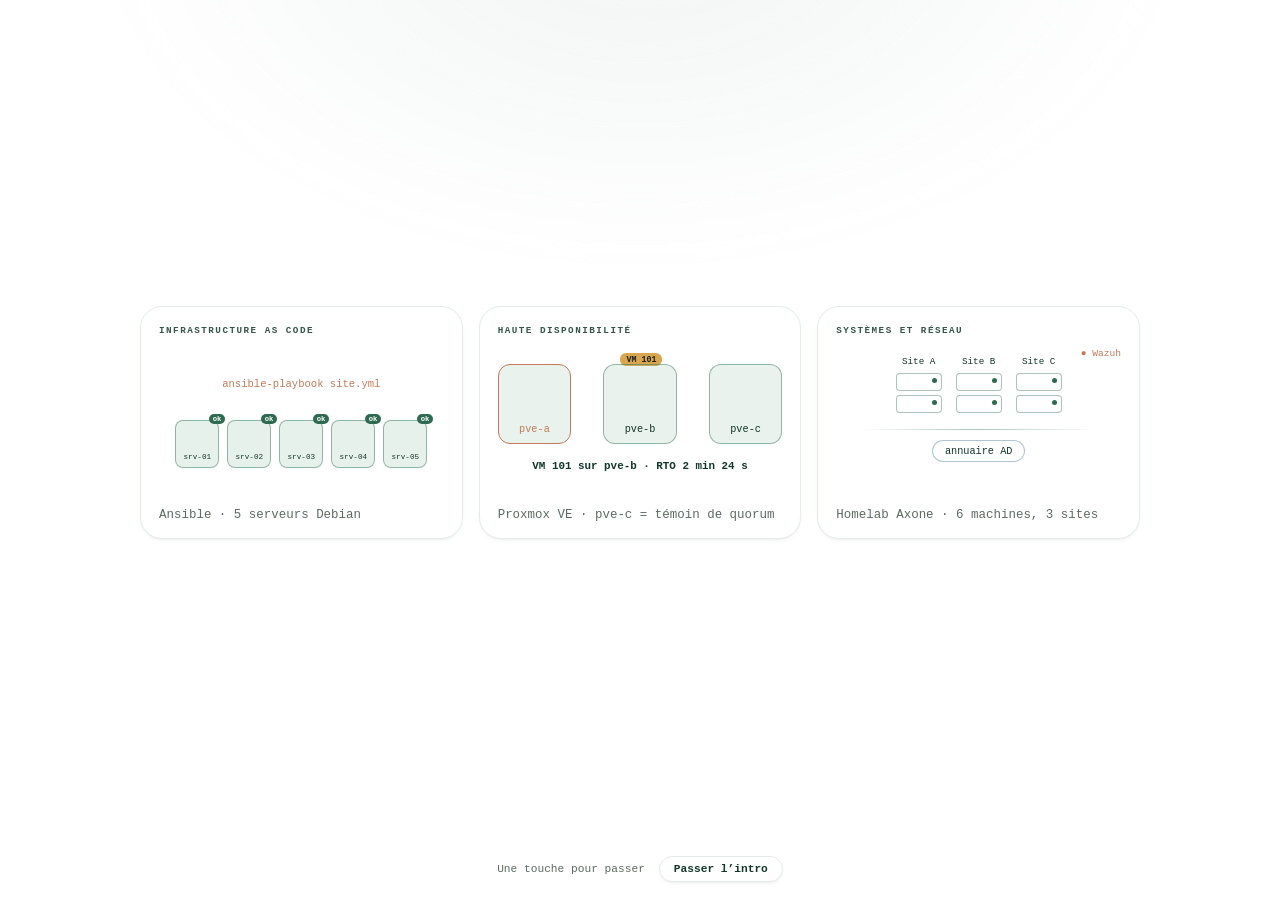
<file: index.html>
<!doctype html>
<html lang="fr">
  <head>
    <meta charset="utf-8" />
    <meta name="viewport" content="width=device-width, initial-scale=1" />
    <meta name="color-scheme" content="light" />
    <meta name="theme-color" content="#f1efe4" />
    <meta name="robots" content="noindex" />
    <title>Florent Vazeux — Intro</title>
    <link rel="stylesheet" href="intro.css" />
    <noscript>
      <meta http-equiv="refresh" content="0; url=index.html" />
    </noscript>
  </head>
  <body>
    <main class="intro" aria-label="Introduction animée">
      <!-- Scène 1 : les trois chantiers -->
      <section class="scene is-on" id="scene-bricks" aria-hidden="true">
        <div class="bricks">
          <article class="brick">
            <span class="brick__tag">Infrastructure as code</span>
            <div class="brick__stage ans">
              <div class="ans__play">ansible-playbook site.yml</div>
              <div class="ans__row">
                <span class="srv" style="--i:0">srv-01</span>
                <span class="srv" style="--i:1">srv-02</span>
                <span class="srv" style="--i:2">srv-03</span>
                <span class="srv" style="--i:3">srv-04</span>
                <span class="srv" style="--i:4">srv-05</span>
              </div>
            </div>
            <p class="brick__label">Ansible · 5 serveurs Debian</p>
          </article>

          <article class="brick">
            <span class="brick__tag">Haute disponibilité</span>
            <div class="brick__stage pve">
              <div class="pve__row">
                <div class="node node--fail" style="--i:0"><span>pve-a</span><i class="vm">VM 101</i></div>
                <div class="node" style="--i:1"><span>pve-b</span></div>
                <div class="node" style="--i:2">
                  <span>pve-c</span>
                </div>
              </div>
              <div class="pve__msg">
                <span class="m m1">quorum 3/3 ✓</span>
                <span class="m m2">pve-a hors ligne · quorum 2/3 ✓</span>
                <span class="m m3">VM 101 sur pve-b · RTO 2 min 24 s</span>
              </div>
            </div>
            <p class="brick__label">Proxmox VE · pve-c = témoin de quorum</p>
          </article>

          <article class="brick">
            <span class="brick__tag">Systèmes et réseau</span>
            <div class="brick__stage axo">
              <div class="axo__sites">
                <div class="site" style="--i:0"><span>Site A</span><div><i></i><i></i></div></div>
                <div class="site" style="--i:1"><span>Site B</span><div><i></i><i></i></div></div>
                <div class="site" style="--i:2"><span>Site C</span><div><i></i><i></i></div></div>
              </div>
              <div class="axo__line"></div>
              <div class="axo__ad">annuaire AD</div>
              <div class="axo__wazuh">● Wazuh</div>
            </div>
            <p class="brick__label">Homelab Axone · 6 machines, 3 sites</p>
          </article>
        </div>
      </section>

      <!-- Scène 2 : console Linux, courte -->
    </main>

    <div class="foot">
      <p>Une touche pour passer</p>
      <button type="button" class="skip">Passer l’intro</button>
    </div>

    <script src="intro.js"></script>
  </body>
</html>
</file>
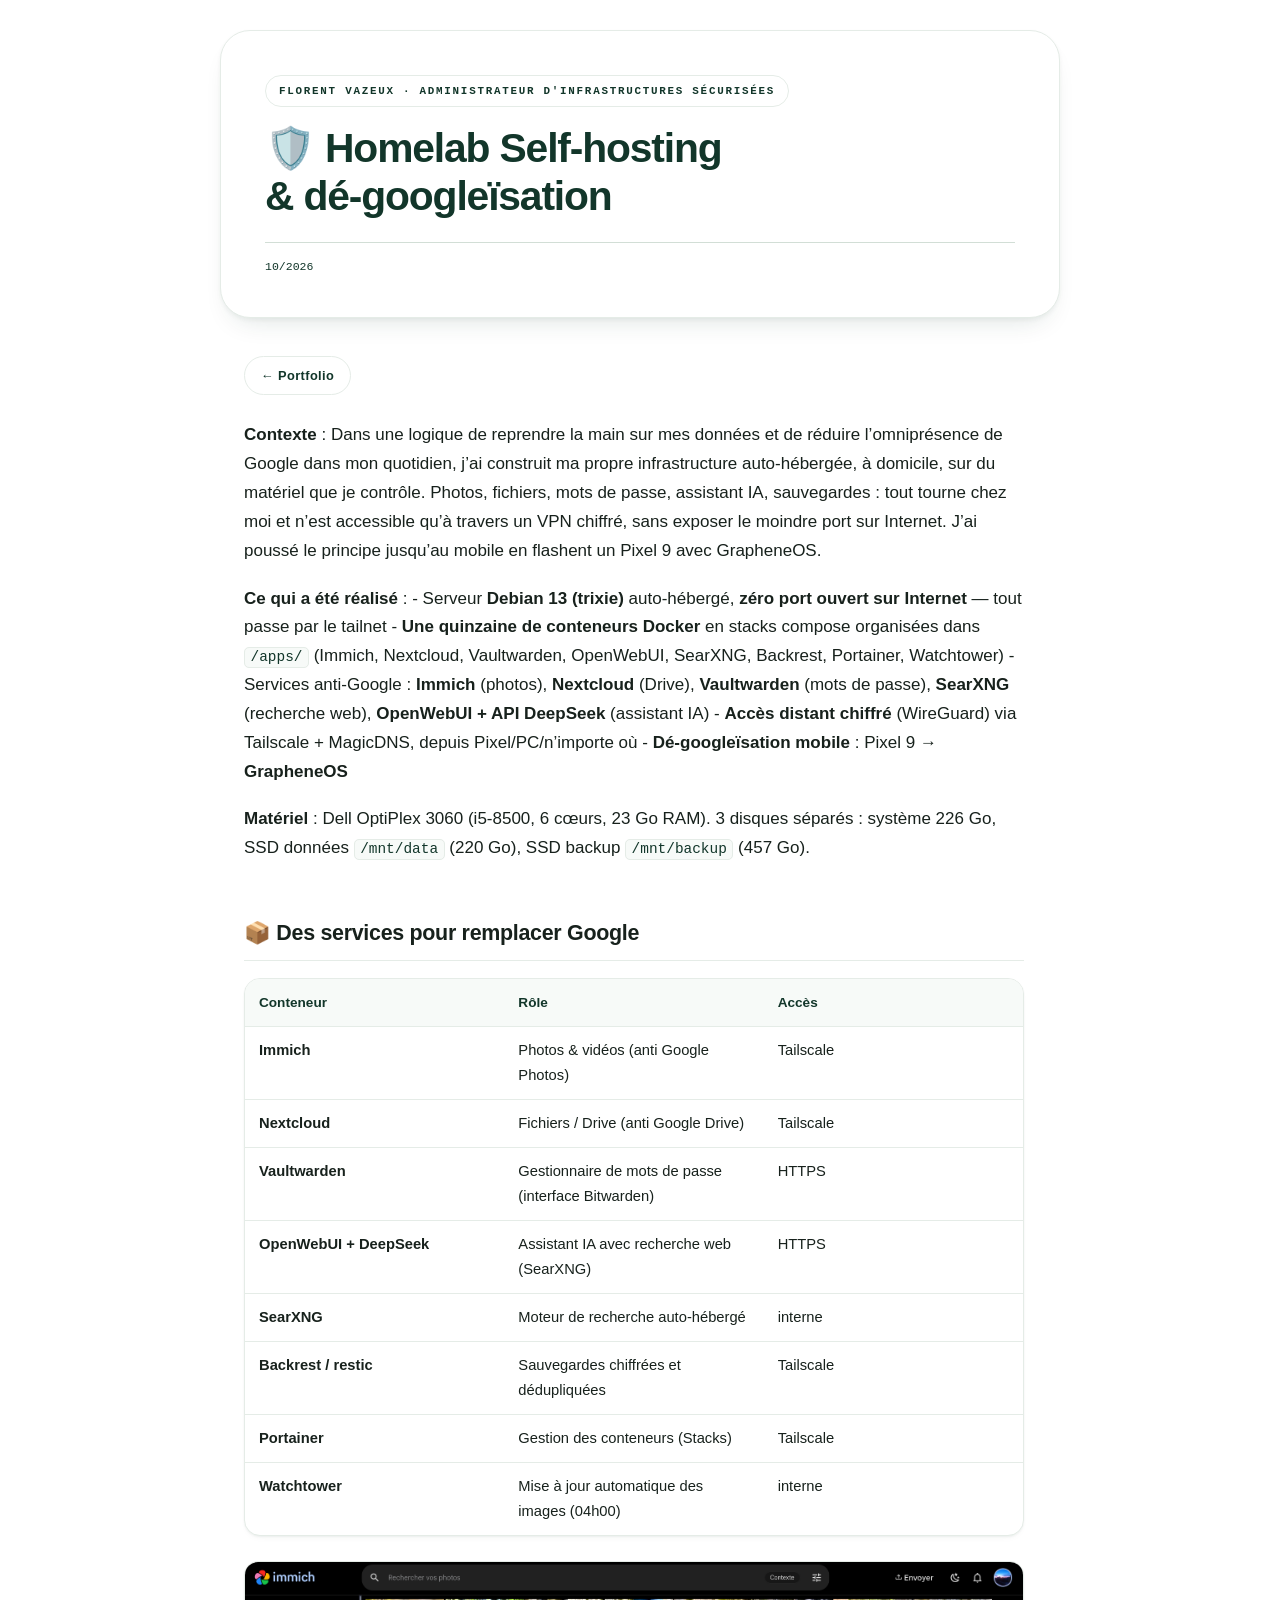
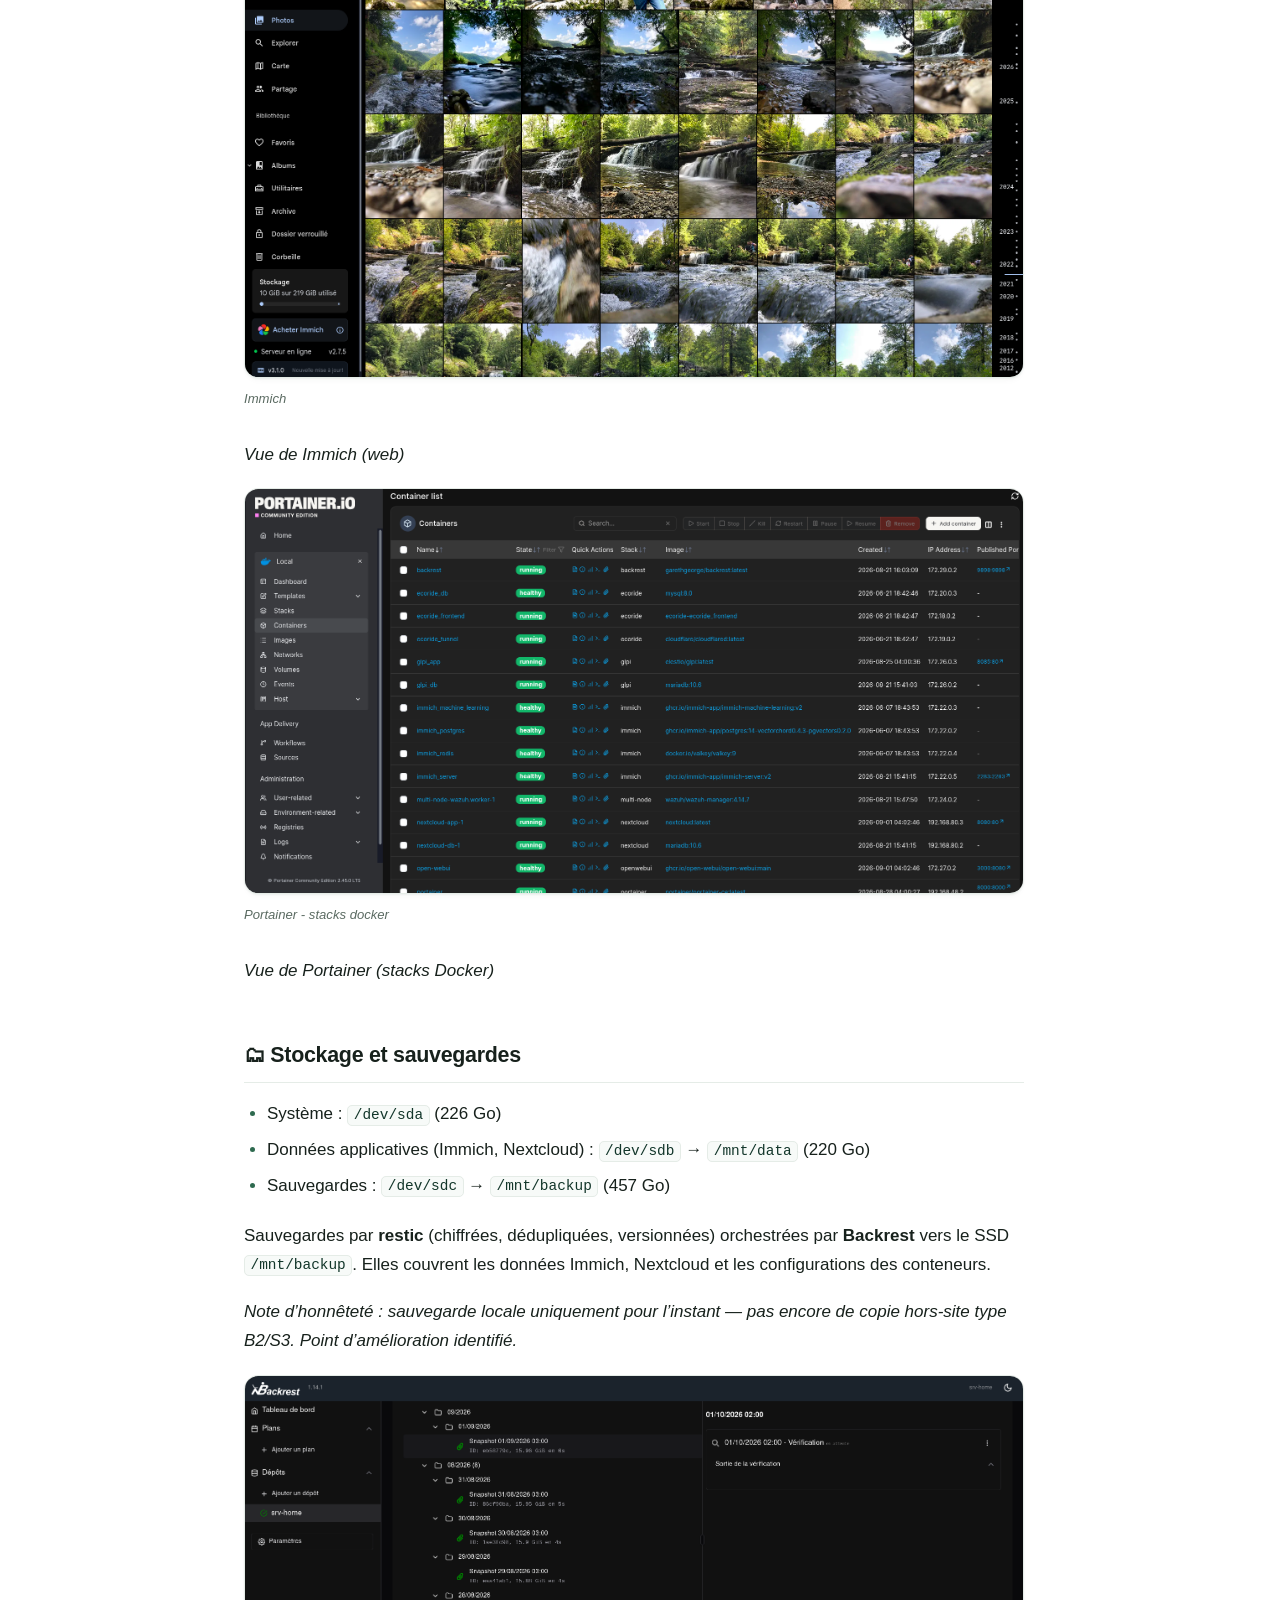
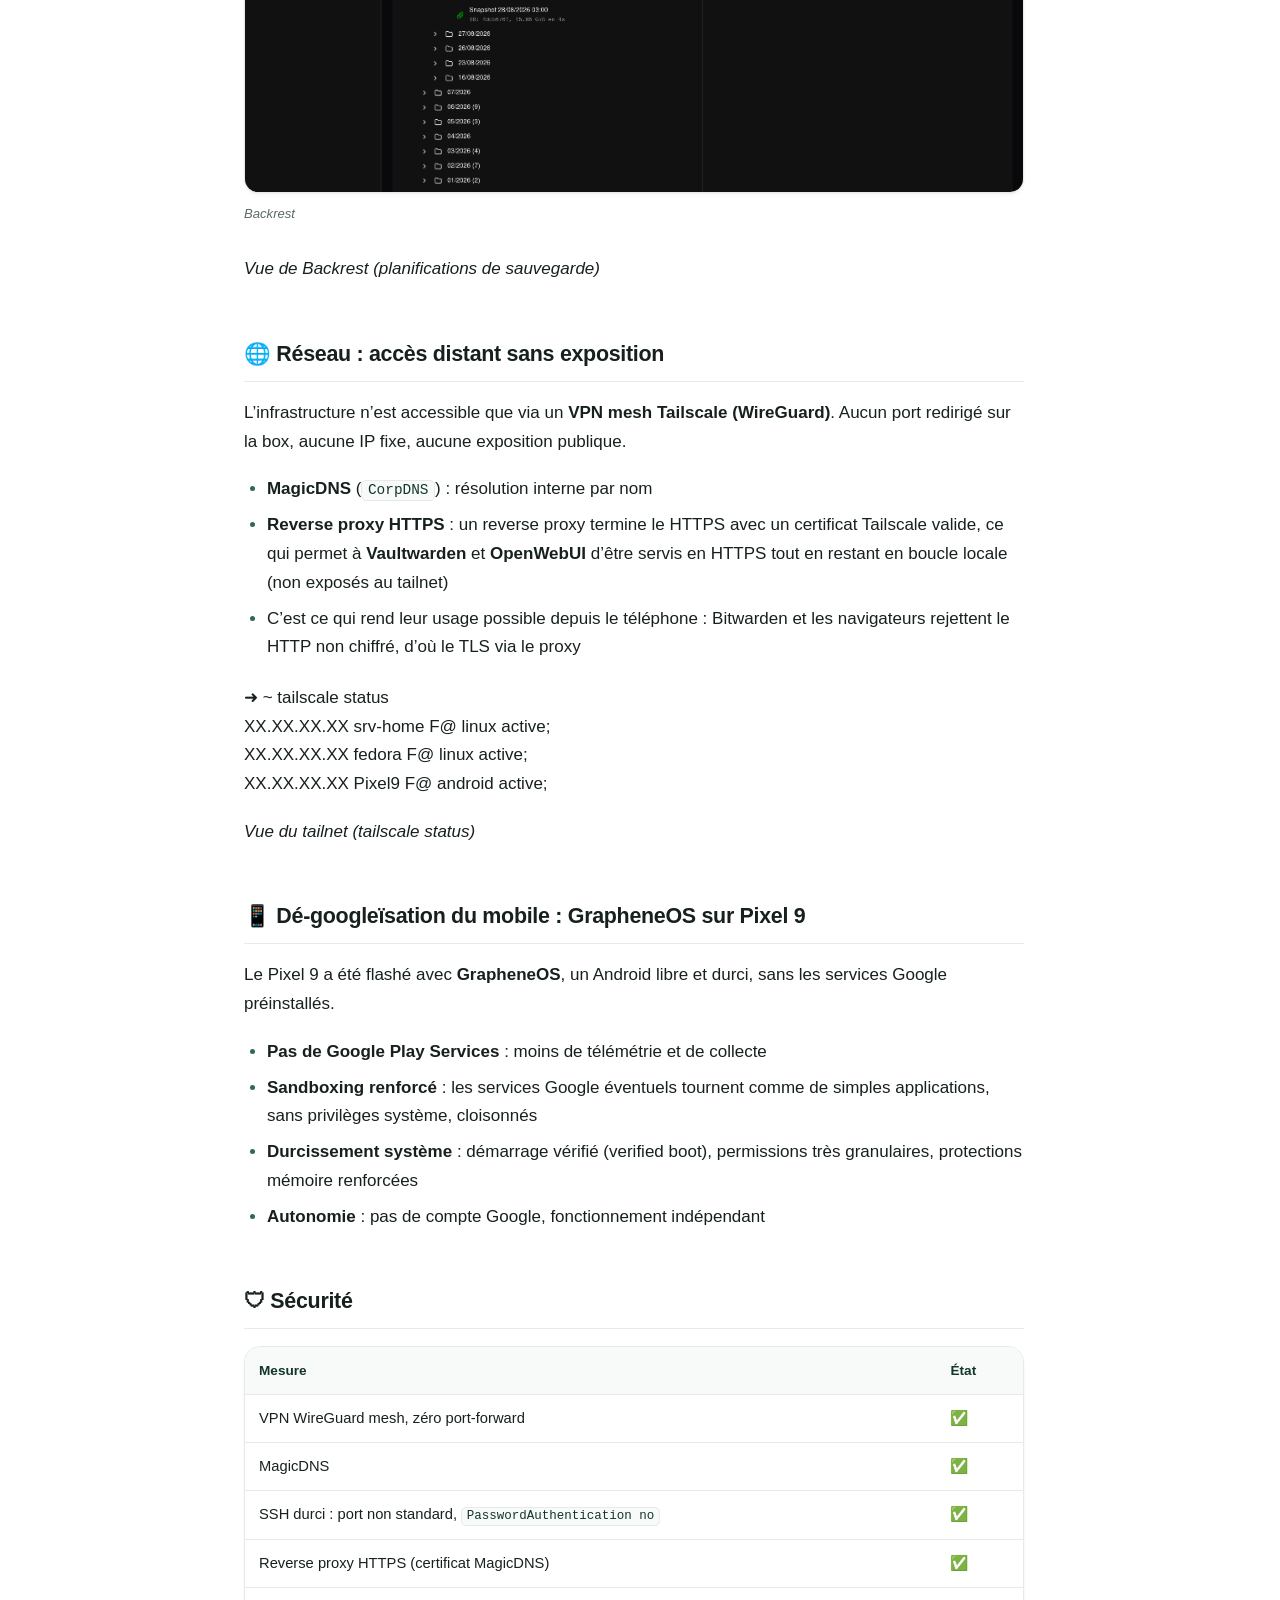
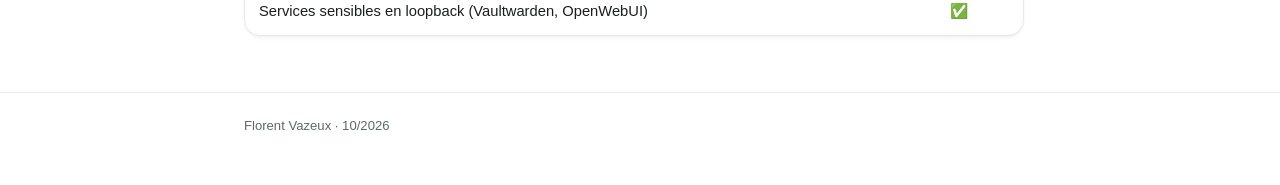
<file: projects/self-hosting/index.html>
<!DOCTYPE html>
<html lang="fr">
<head>
<meta charset="utf-8">
<meta name="viewport" content="width=device-width, initial-scale=1">
<title>🛡️ Homelab Self-hosting &amp; dé-googleïsation</title>
<link rel="stylesheet" href="../../style.css">
</head>
<body>
<header class="masthead">
  <div class="wrap">
    <p class="eyebrow">Florent Vazeux &middot; Administrateur d'infrastructures sécurisées</p>
    <h1>🛡️ Homelab Self-hosting &amp; dé-googleïsation</h1>
    <p class="stamp">10/2026</p>
  </div>
</header>
<main class="wrap">
<a class="back" href="../../index.html">&larr; Portfolio</a>
<article>
<p><strong>Contexte</strong> : Dans une logique de reprendre la main sur
mes données et de réduire l’omniprésence de Google dans mon quotidien,
j’ai construit ma propre infrastructure auto-hébergée, à domicile, sur
du matériel que je contrôle. Photos, fichiers, mots de passe, assistant
IA, sauvegardes : tout tourne chez moi et n’est accessible qu’à travers
un VPN chiffré, sans exposer le moindre port sur Internet. J’ai poussé
le principe jusqu’au mobile en flashent un Pixel 9 avec GrapheneOS.</p>
<p><strong>Ce qui a été réalisé</strong> : - Serveur <strong>Debian 13
(trixie)</strong> auto-hébergé, <strong>zéro port ouvert sur
Internet</strong> — tout passe par le tailnet - <strong>Une quinzaine de
conteneurs Docker</strong> en stacks compose organisées dans
<code>/apps/</code> (Immich, Nextcloud, Vaultwarden, OpenWebUI, SearXNG,
Backrest, Portainer, Watchtower) - Services anti-Google :
<strong>Immich</strong> (photos), <strong>Nextcloud</strong> (Drive),
<strong>Vaultwarden</strong> (mots de passe), <strong>SearXNG</strong>
(recherche web), <strong>OpenWebUI + API DeepSeek</strong> (assistant
IA) - <strong>Accès distant chiffré</strong> (WireGuard) via Tailscale +
MagicDNS, depuis Pixel/PC/n’importe où - <strong>Dé-googleïsation
mobile</strong> : Pixel 9 → <strong>GrapheneOS</strong></p>
<p><strong>Matériel</strong> : Dell OptiPlex 3060 (i5-8500, 6 cœurs, 23
Go RAM). 3 disques séparés : système 226 Go, SSD données
<code>/mnt/data</code> (220 Go), SSD backup <code>/mnt/backup</code>
(457 Go).</p>
<h2 id="des-services-pour-remplacer-google">📦 Des services pour
remplacer Google</h2>
<table>
<colgroup>
<col style="width: 33%" />
<col style="width: 33%" />
<col style="width: 33%" />
</colgroup>
<thead>
<tr>
<th>Conteneur</th>
<th>Rôle</th>
<th>Accès</th>
</tr>
</thead>
<tbody>
<tr>
<td><strong>Immich</strong></td>
<td>Photos &amp; vidéos (anti Google Photos)</td>
<td>Tailscale</td>
</tr>
<tr>
<td><strong>Nextcloud</strong></td>
<td>Fichiers / Drive (anti Google Drive)</td>
<td>Tailscale</td>
</tr>
<tr>
<td><strong>Vaultwarden</strong></td>
<td>Gestionnaire de mots de passe (interface Bitwarden)</td>
<td>HTTPS</td>
</tr>
<tr>
<td><strong>OpenWebUI + DeepSeek</strong></td>
<td>Assistant IA avec recherche web (SearXNG)</td>
<td>HTTPS</td>
</tr>
<tr>
<td><strong>SearXNG</strong></td>
<td>Moteur de recherche auto-hébergé</td>
<td>interne</td>
</tr>
<tr>
<td><strong>Backrest / restic</strong></td>
<td>Sauvegardes chiffrées et dédupliquées</td>
<td>Tailscale</td>
</tr>
<tr>
<td><strong>Portainer</strong></td>
<td>Gestion des conteneurs (Stacks)</td>
<td>Tailscale</td>
</tr>
<tr>
<td><strong>Watchtower</strong></td>
<td>Mise à jour automatique des images (04h00)</td>
<td>interne</td>
</tr>
</tbody>
</table>
<figure>
<img src="./immich.png" alt="Immich" />
<figcaption aria-hidden="true">Immich</figcaption>
</figure>
<p><em>Vue de Immich (web)</em></p>
<figure>
<img src="./portainer.png" alt="Portainer - stacks docker" />
<figcaption aria-hidden="true">Portainer - stacks docker</figcaption>
</figure>
<p><em>Vue de Portainer (stacks Docker)</em></p>
<h2 id="stockage-et-sauvegardes">🗂 Stockage et sauvegardes</h2>
<ul>
<li>Système : <code>/dev/sda</code> (226 Go)</li>
<li>Données applicatives (Immich, Nextcloud) : <code>/dev/sdb</code> →
<code>/mnt/data</code> (220 Go)</li>
<li>Sauvegardes : <code>/dev/sdc</code> → <code>/mnt/backup</code> (457
Go)</li>
</ul>
<p>Sauvegardes par <strong>restic</strong> (chiffrées, dédupliquées,
versionnées) orchestrées par <strong>Backrest</strong> vers le SSD
<code>/mnt/backup</code>. Elles couvrent les données Immich, Nextcloud
et les configurations des conteneurs.</p>
<p><em>Note d’honnêteté : sauvegarde locale uniquement pour l’instant —
pas encore de copie hors-site type B2/S3. Point d’amélioration
identifié.</em></p>
<figure>
<img src="./backrest.png" alt="Backrest" />
<figcaption aria-hidden="true">Backrest</figcaption>
</figure>
<p><em>Vue de Backrest (planifications de sauvegarde)</em></p>
<h2 id="réseau-accès-distant-sans-exposition">🌐 Réseau : accès distant
sans exposition</h2>
<p>L’infrastructure n’est accessible que via un <strong>VPN mesh
Tailscale (WireGuard)</strong>. Aucun port redirigé sur la box, aucune
IP fixe, aucune exposition publique.</p>
<ul>
<li><strong>MagicDNS</strong> (<code>CorpDNS</code>) : résolution
interne par nom</li>
<li><strong>Reverse proxy HTTPS</strong> : un reverse proxy termine le
HTTPS avec un certificat Tailscale valide, ce qui permet à
<strong>Vaultwarden</strong> et <strong>OpenWebUI</strong> d’être servis
en HTTPS tout en restant en boucle locale (non exposés au tailnet)</li>
<li>C’est ce qui rend leur usage possible depuis le téléphone :
Bitwarden et les navigateurs rejettent le HTTP non chiffré, d’où le TLS
via le proxy</li>
</ul>
<p>➜ ~ tailscale status<br />
XX.XX.XX.XX srv-home F@ linux active;<br />
XX.XX.XX.XX fedora F@ linux active;<br />
XX.XX.XX.XX Pixel9 F@ android active;</p>
<p><em>Vue du tailnet (tailscale status)</em></p>
<h2 id="dé-googleïsation-du-mobile-grapheneos-sur-pixel-9">📱
Dé-googleïsation du mobile : GrapheneOS sur Pixel 9</h2>
<p>Le Pixel 9 a été flashé avec <strong>GrapheneOS</strong>, un Android
libre et durci, sans les services Google préinstallés.</p>
<ul>
<li><strong>Pas de Google Play Services</strong> : moins de télémétrie
et de collecte</li>
<li><strong>Sandboxing renforcé</strong> : les services Google éventuels
tournent comme de simples applications, sans privilèges système,
cloisonnés</li>
<li><strong>Durcissement système</strong> : démarrage vérifié (verified
boot), permissions très granulaires, protections mémoire renforcées</li>
<li><strong>Autonomie</strong> : pas de compte Google, fonctionnement
indépendant</li>
</ul>
<h2 id="sécurité">🛡 Sécurité</h2>
<table>
<thead>
<tr>
<th>Mesure</th>
<th>État</th>
</tr>
</thead>
<tbody>
<tr>
<td>VPN WireGuard mesh, zéro port-forward</td>
<td>✅</td>
</tr>
<tr>
<td>MagicDNS</td>
<td>✅</td>
</tr>
<tr>
<td>SSH durci : port non standard,
<code>PasswordAuthentication no</code></td>
<td>✅</td>
</tr>
<tr>
<td>Reverse proxy HTTPS (certificat MagicDNS)</td>
<td>✅</td>
</tr>
<tr>
<td>Services sensibles en loopback (Vaultwarden, OpenWebUI)</td>
<td>✅</td>
</tr>
</tbody>
</table>
</article>
</main>
<footer><div class="wrap"><p>Florent Vazeux &middot; 10/2026</p></div></footer>
</body>
</html>
</file>
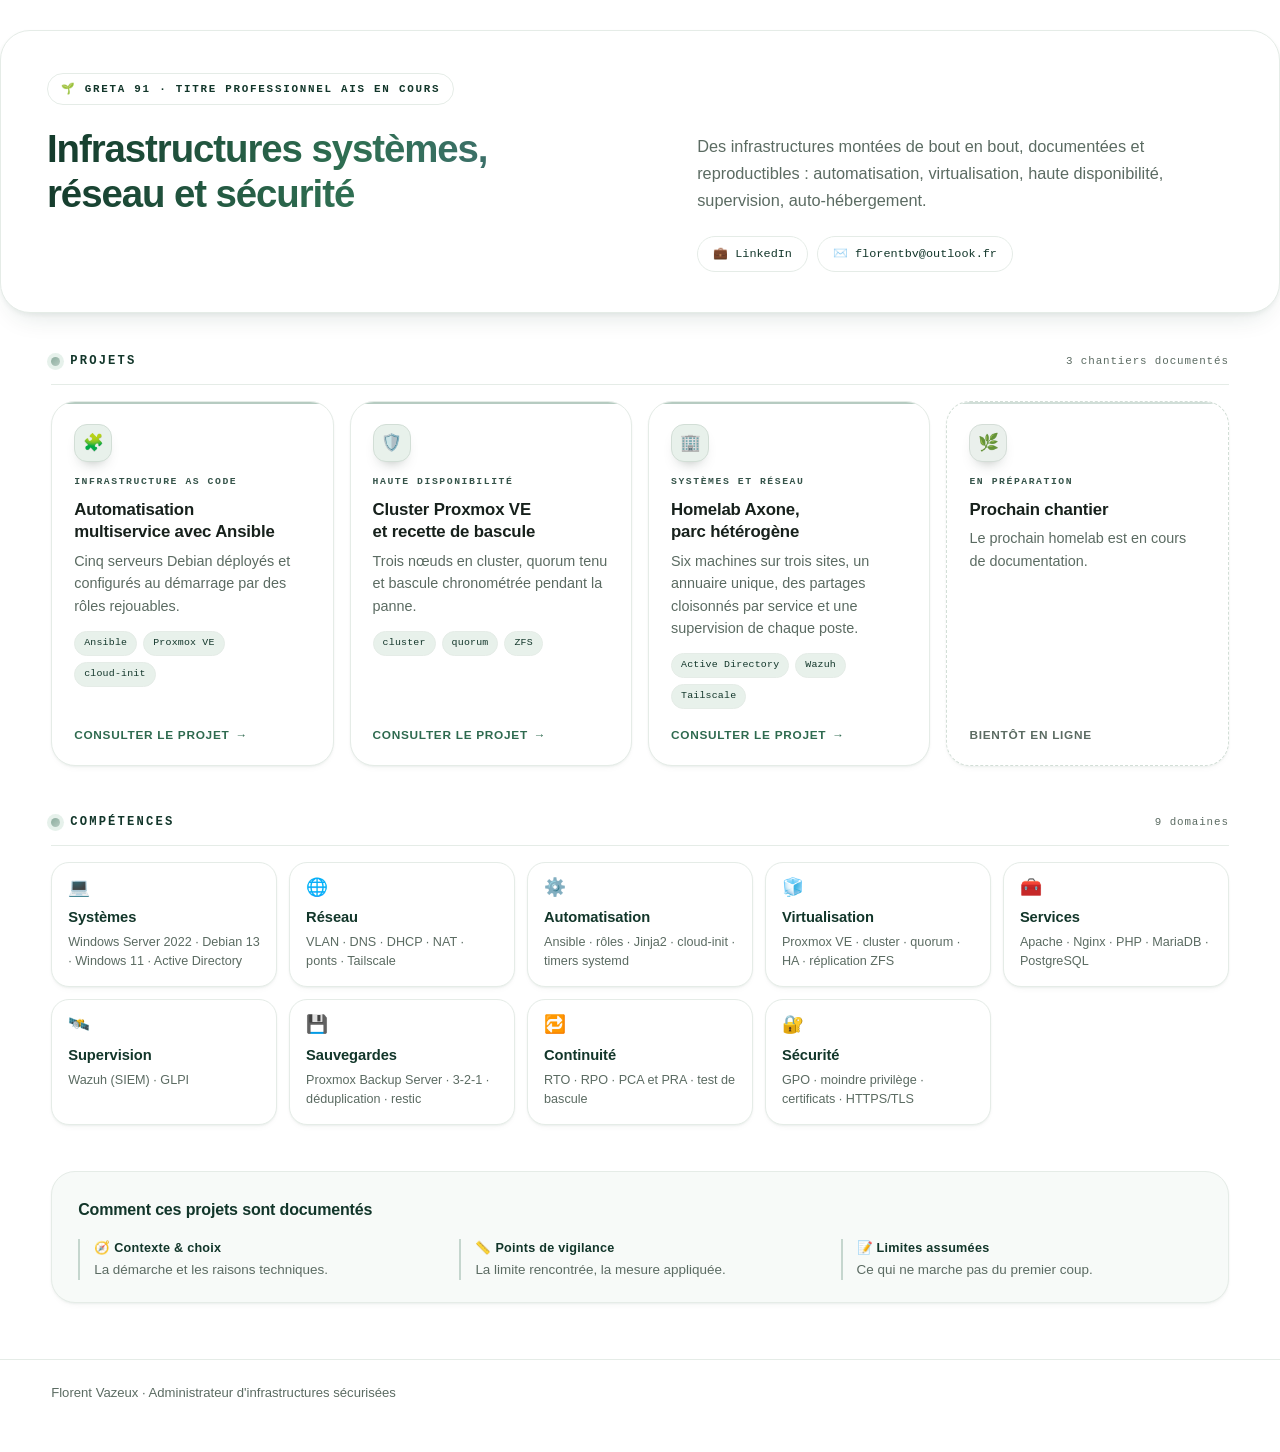
<file: portfolio.html>
<!doctype html>
<html lang="fr">
  <head>
    <meta charset="utf-8" />
    <meta name="viewport" content="width=device-width, initial-scale=1" />
    <meta name="color-scheme" content="light" />
    <meta name="theme-color" content="#f1efe4" />
    <meta
      name="description"
      content="Portfolio de Florent Vazeux, administrateur d'infrastructures sécurisées : Ansible, Proxmox VE, haute disponibilité, supervision et auto-hébergement."
    />
    <title>Florent Vazeux — Administrateur d'infrastructures sécurisées</title>
    <link rel="stylesheet" href="style.css" />
  </head>
  <body class="home">
    <a class="skip" href="#contenu">Aller au contenu</a>

    <header class="masthead">
      <div class="wrap">
        <p class="eyebrow">
          <span aria-hidden="true">🌱</span>
          GRETA 91 &middot; Titre professionnel AIS en cours
        </p>
        <h1>Infrastructures systèmes, réseau et sécurité</h1>
        <p class="lede">
          Des infrastructures montées de bout en bout, documentées et
          reproductibles&nbsp;: automatisation, virtualisation, haute
          disponibilité, supervision, auto-hébergement.
        </p>
        <div class="contact">
          <a href="https://www.linkedin.com/in/flo-vz04/">
            <span aria-hidden="true">💼</span> LinkedIn
          </a>
          <a href="mailto:florentbv@outlook.fr">
            <span aria-hidden="true">✉️</span> florentbv@outlook.fr
          </a>
        </div>
      </div>
    </header>

    <main class="wrap" id="contenu">
      <div class="sec-head">
        <h2 class="sec-title">Projets</h2>
        <p class="sec-hint">3 chantiers documentés</p>
      </div>

      <div class="grid">
        <a
          class="card"
          href="https://flo466.github.io/Full-Project-Ansible/">
          <span class="card__icon" aria-hidden="true">🧩</span>
          <span class="card__tag">Infrastructure as code</span>
          <h3>Automatisation multiservice avec Ansible</h3>
          <p>
            Cinq serveurs Debian déployés et configurés au démarrage par des
            rôles rejouables.
          </p>
          <div class="pills">
            <span class="pill">Ansible</span>
            <span class="pill">Proxmox VE</span>
            <span class="pill">cloud-init</span>
          </div>
          <span class="card__foot">
            Consulter le projet <span aria-hidden="true">→</span>
          </span>
        </a>

        <a
          class="card"
          href="https://flo466.github.io/santelia-iac/">
          <span class="card__icon" aria-hidden="true">🛡️</span>
          <span class="card__tag">Haute disponibilité</span>
          <h3>Cluster Proxmox VE et recette de bascule</h3>
          <p>
            Trois nœuds en cluster, quorum tenu et bascule chronométrée pendant
            la panne.
          </p>
          <div class="pills">
            <span class="pill">cluster</span>
            <span class="pill">quorum</span>
            <span class="pill">ZFS</span>
          </div>
          <span class="card__foot">
            Consulter le projet <span aria-hidden="true">→</span>
          </span>
        </a>

        <a
          class="card"
          href="https://flo466.github.io/axone/">
          <span class="card__icon" aria-hidden="true">🏢</span>
          <span class="card__tag">Systèmes et réseau</span>
          <h3>Homelab Axone, parc hétérogène</h3>
          <p>
            Six machines sur trois sites, un annuaire unique, des partages
            cloisonnés par service et une supervision de chaque poste.
          </p>
          <div class="pills">
            <span class="pill">Active Directory</span>
            <span class="pill">Wazuh</span>
            <span class="pill">Tailscale</span>
          </div>
          <span class="card__foot">
            Consulter le projet <span aria-hidden="true">→</span>
          </span>
        </a>

        <div class="card card--soon">
          <span class="card__icon" aria-hidden="true">🌿</span>
          <span class="card__tag">En préparation</span>
          <h3>Prochain chantier</h3>
          <p>Le prochain homelab est en cours de documentation.</p>
          <span class="card__foot">Bientôt en ligne</span>
        </div>
      </div>

      <section class="skills" aria-labelledby="skills-title">
        <div class="sec-head">
          <h2 class="sec-title" id="skills-title">Compétences</h2>
          <p class="sec-hint">9 domaines</p>
        </div>
        <ul class="skills__grid">
          <li class="skill">
            <span class="skill__icon" aria-hidden="true">💻</span>
            <h3>Systèmes</h3>
            <p>
              Windows Server 2022 &middot; Debian 13 &middot; Windows 11 &middot; Active Directory
            </p>
          </li>
          <li class="skill">
            <span class="skill__icon" aria-hidden="true">🌐</span>
            <h3>Réseau</h3>
            <p>
              VLAN &middot; DNS &middot; DHCP &middot; NAT &middot; ponts &middot; Tailscale
            </p>
          </li>
          <li class="skill">
            <span class="skill__icon" aria-hidden="true">⚙️</span>
            <h3>Automatisation</h3>
            <p>
              Ansible &middot; rôles &middot; Jinja2 &middot; cloud-init &middot; timers systemd
            </p>
          </li>
          <li class="skill">
            <span class="skill__icon" aria-hidden="true">🧊</span>
            <h3>Virtualisation</h3>
            <p>
              Proxmox VE &middot; cluster &middot; quorum &middot; HA &middot; réplication ZFS
            </p>
          </li>
          <li class="skill">
            <span class="skill__icon" aria-hidden="true">🧰</span>
            <h3>Services</h3>
            <p>
              Apache &middot; Nginx &middot; PHP &middot; MariaDB &middot; PostgreSQL
            </p>
          </li>
          <li class="skill">
            <span class="skill__icon" aria-hidden="true">🛰️</span>
            <h3>Supervision</h3>
            <p>
              Wazuh (SIEM) &middot; GLPI
            </p>
          </li>
          <li class="skill">
            <span class="skill__icon" aria-hidden="true">💾</span>
            <h3>Sauvegardes</h3>
            <p>
              Proxmox Backup Server &middot; 3-2-1 &middot; déduplication &middot; restic
            </p>
          </li>
          <li class="skill">
            <span class="skill__icon" aria-hidden="true">🔁</span>
            <h3>Continuité</h3>
            <p>
              RTO &middot; RPO &middot; PCA et PRA &middot; test de bascule
            </p>
          </li>
          <li class="skill">
            <span class="skill__icon" aria-hidden="true">🔐</span>
            <h3>Sécurité</h3>
            <p>
              GPO &middot; moindre privilège &middot; certificats &middot; HTTPS/TLS
            </p>
          </li>
        </ul>
      </section>

      <section class="note" aria-labelledby="note-title">
        <h2 id="note-title">Comment ces projets sont documentés</h2>
        <ul class="note__list">
          <li>
            <strong>🧭 Contexte &amp; choix</strong>
            La démarche et les raisons techniques.
          </li>
          <li>
            <strong>📏 Points de vigilance</strong>
            La limite rencontrée, la mesure appliquée.
          </li>
          <li>
            <strong>📝 Limites assumées</strong>
            Ce qui ne marche pas du premier coup.
          </li>
        </ul>
      </section>
    </main>

    <footer>
      <div class="wrap">
        <p>
          Florent Vazeux &middot; Administrateur d'infrastructures sécurisées
        </p>
      </div>
    </footer>
  </body>
</html>
</file>
<file: intro.css>
:root {
  /* palette claire : blanc, verts, un seul halo pour la profondeur */
  --bg: #ffffff;
  --paper: #ffffff;
  --wash: #f7faf8;
  --white: #ffffff;
  --ink: #17211c;
  --ink-2: #5b6b62;
  --green: #2e6a4f;
  --green-ink: #12362a;
  /* accents conserves pour les animations : ils portent du sens */
  --clay: #c07a5a;
  --ochre: #d9a54e;
  /* verts dilues la ou le decor suffit */
  --sage: rgba(46, 106, 79, 0.55);
  --sky: rgba(46, 106, 79, 0.4);
  --line: #e5ece7;
  --line-2: #d2ded6;
  /* plus de verre : du blanc plein */
  --glass: #ffffff;
  --glass-line: #e5ece7;
  --shadow-s: 0 1px 2px rgba(18, 54, 42, 0.05), 0 4px 10px -6px rgba(18, 54, 42, 0.1);
  --shadow-m: 0 2px 4px rgba(18, 54, 42, 0.05), 0 18px 36px -18px rgba(18, 54, 42, 0.18);
  --mono: ui-monospace, SFMono-Regular, "SF Mono", Menlo, Consolas,
    "Liberation Mono", monospace;
}

* {
  box-sizing: border-box;
}

html,
body {
  margin: 0;
  height: 100%;
  background: var(--paper);
  color: var(--ink);
  font-family: var(--mono);
  overflow: hidden;
  -webkit-font-smoothing: antialiased;
}

/* un seul halo vert, tres dilue : donne de la profondeur sans couleur parasite */
body::before {
  content: "";
  position: fixed;
  inset: 0;
  pointer-events: none;
  background-image: radial-gradient(
    62% 58% at 50% -10%,
    rgba(46, 106, 79, 0.07),
    transparent 70%
  );
  background-repeat: no-repeat;
}

.intro {
  position: fixed;
  inset: 0;
}

/* scènes superposées, fondu croisé */
.scene {
  position: absolute;
  inset: 0;
  display: flex;
  align-items: center;
  justify-content: center;
  padding: 24px 24px 80px;
  opacity: 0;
  transition: opacity 0.6s ease;
}
.scene.is-on {
  opacity: 1;
}

/* ============ scène 1 : trois briques de verre ============ */
.bricks {
  display: grid;
  grid-template-columns: repeat(3, minmax(0, 1fr));
  gap: 16px;
  width: min(1000px, 100%);
}

.brick {
  position: relative;
  padding: 18px 18px 16px;
  border-radius: 22px;
  background: var(--glass);
  border: 1px solid var(--glass-line);
  box-shadow: var(--shadow-s);
  animation: rise 0.6s ease both;
}
.brick:nth-child(2) {
  animation-delay: 0.6s;
}
.brick:nth-child(3) {
  animation-delay: 1.1s;
}

.brick__tag {
  display: block;
  font-size: 0.58rem;
  font-weight: 700;
  letter-spacing: 0.16em;
  text-transform: uppercase;
  color: var(--green-ink);
  opacity: 0.85;
}
.brick__stage {
  position: relative;
  height: 150px;
  display: flex;
  flex-direction: column;
  justify-content: center;
  margin: 12px 0 10px;
}
.brick__label {
  margin: 0;
  font-size: 0.78rem;
  color: var(--ink-2);
}

/* Ansible */
.ans__play {
  text-align: center;
  font-size: 0.66rem;
  color: var(--clay);
  opacity: 0;
  animation: fade 0.5s 0.6s both;
}
.ans__row {
  display: flex;
  justify-content: center;
  gap: 8px;
  margin-top: 30px;
}
.srv {
  position: relative;
  width: 44px;
  height: 48px;
  display: grid;
  place-items: end center;
  padding-bottom: 6px;
  border: 1px solid rgba(46, 106, 79, 0.45);
  border-radius: 8px;
  background: rgba(143, 191, 162, 0.22);
  font-size: 0.48rem;
  color: var(--green-ink);
  animation: pop 0.4s calc(1s + var(--i) * 0.22s) both;
}
.srv::after {
  content: "ok";
  position: absolute;
  top: -7px;
  right: -7px;
  padding: 1px 4px;
  border-radius: 999px;
  background: var(--green);
  color: var(--white);
  font-size: 0.45rem;
  font-weight: 700;
  opacity: 0;
  animation: fade 0.3s calc(1.3s + var(--i) * 0.22s) both;
}

/* Proxmox */
.pve__row {
  display: flex;
  justify-content: center;
  gap: 32px;
}
.node {
  position: relative;
  width: 80px;
  height: 80px;
  display: flex;
  align-items: flex-end;
  justify-content: center;
  padding-bottom: 8px;
  border: 1px solid rgba(46, 106, 79, 0.45);
  border-radius: 12px;
  background: rgba(143, 191, 162, 0.2);
  font-size: 0.64rem;
  color: var(--green-ink);
  animation: pop 0.4s calc(var(--i) * 0.2s) both;
}
.node--fail {
  animation:
    pop 0.4s calc(var(--i) * 0.2s) both,
    down 0.5s 2.4s both;
}
.vm {
  position: absolute;
  z-index: 2;
  top: -12px;
  left: 50%;
  margin-left: -26px;
  padding: 2px 6px;
  border-radius: 6px;
  background: var(--ochre);
  color: var(--ink);
  font-style: normal;
  font-size: 0.52rem;
  font-weight: 700;
  white-space: nowrap;
}
.node--fail .vm {
  animation: move 1s 3.2s ease-in-out both;
}

.pve__msg {
  position: relative;
  height: 22px;
  margin-top: 16px;
  text-align: center;
  font-size: 0.68rem;
}
.m {
  position: absolute;
  inset: 0;
  opacity: 0;
}
.m1 {
  color: var(--green);
  animation: flash 2s 0.5s both;
}
.m2 {
  color: var(--clay);
  animation: flash 1.4s 2.6s both;
}
.m3 {
  color: var(--green-ink);
  font-weight: 700;
  animation: appear 0.4s 4.2s both;
}

/* Axone */
.axo {
  justify-content: flex-start;
  padding-top: 8px;
}
.axo__sites {
  display: flex;
  justify-content: center;
  gap: 14px;
}
.site {
  display: flex;
  flex-direction: column;
  align-items: center;
  gap: 6px;
  font-size: 0.58rem;
  color: var(--green-ink);
  opacity: 0;
  animation: pop 0.4s calc(0.7s + var(--i) * 0.2s) both;
}
.site > div {
  display: flex;
  flex-direction: column;
  gap: 4px;
}
.site i {
  position: relative;
  display: block;
  width: 46px;
  height: 18px;
  border: 1px solid rgba(46, 106, 79, 0.4);
  border-radius: 4px;
  background: var(--bg);
}
.site i::after {
  content: "";
  position: absolute;
  top: 4px;
  right: 4px;
  width: 5px;
  height: 5px;
  border-radius: 50%;
  background: var(--green);
}
.axo__line {
  width: 82%;
  height: 1px;
  margin: 16px auto 0;
  background: linear-gradient(90deg, transparent, var(--sky), transparent);
  transform: scaleX(0);
  animation: grow 0.5s 1.4s both;
}
.axo__ad {
  width: max-content;
  margin: 10px auto 0;
  padding: 4px 12px;
  border: 1px solid rgba(122, 159, 181, 0.6);
  border-radius: 999px;
  background: var(--bg);
  font-size: 0.64rem;
  color: var(--green-ink);
  opacity: 0;
  animation: pop 0.4s 1.8s both;
}
.axo__wazuh {
  position: absolute;
  top: 0;
  right: 0;
  font-size: 0.6rem;
  color: var(--clay);
  opacity: 0;
  animation: fade 0.4s 2.4s both;
}

/* ============ scène 2 : console, courte ============ */
.term {
  width: min(680px, 100%);
  border-radius: 20px;
  overflow: hidden;
  background: var(--white);
  border: 1px solid var(--glass-line);
  box-shadow: var(--shadow-m);
}
.term__bar {
  display: flex;
  align-items: center;
  gap: 7px;
  padding: 11px 16px;
  border-bottom: 1px solid var(--line);
  font-size: 0.7rem;
  color: var(--ink-2);
}
.term__bar i {
  width: 10px;
  height: 10px;
  border-radius: 50%;
  display: inline-block;
  background: var(--sage);
  opacity: 0.8;
}
.term__bar i:nth-child(2) {
  background: var(--ochre);
}
.term__bar i:nth-child(3) {
  background: var(--clay);
}
.term__bar span {
  margin-left: 8px;
}
.term__body {
  height: min(300px, 50vh);
  padding: 16px 20px;
  overflow: hidden;
  font-size: 0.84rem;
  line-height: 1.6;
}
.l {
  margin: 0;
  white-space: pre-wrap;
  word-break: break-word;
}
.ps {
  color: var(--green);
  font-weight: 700;
}
.cmd {
  color: var(--ink);
}
.out {
  color: var(--ink-2);
}
.ok {
  color: var(--green);
}
.cursor {
  display: inline-block;
  width: 0.6em;
  height: 1.1em;
  margin-left: 2px;
  vertical-align: -0.2em;
  background: var(--green);
  animation: blink 1s steps(1) infinite;
}

/* ============ pied : indice et bouton ============ */
.foot {
  position: fixed;
  left: 0;
  right: 0;
  bottom: 18px;
  z-index: 5;
  display: flex;
  justify-content: center;
  align-items: center;
  gap: 14px;
  font-size: 0.7rem;
  color: var(--ink-2);
}
.foot p {
  margin: 0;
}
.skip {
  font: inherit;
  font-weight: 700;
  color: var(--green-ink);
  background: var(--glass);
  border: 1px solid var(--glass-line);
  border-radius: 999px;
  padding: 6px 14px;
  box-shadow: var(--shadow-s);
  cursor: pointer;
}
.skip:hover {
  border-color: var(--green);
}
.skip:focus-visible {
  outline: 2px solid var(--green);
  outline-offset: 3px;
}

/* ============ images clés ============ */
@keyframes rise {
  from {
    opacity: 0;
    transform: translateY(14px);
  }
  to {
    opacity: 1;
    transform: none;
  }
}
@keyframes pop {
  from {
    opacity: 0;
    transform: scale(0.6);
  }
  to {
    opacity: 1;
    transform: none;
  }
}
@keyframes fade {
  to {
    opacity: 1;
  }
}
@keyframes appear {
  from {
    opacity: 0;
  }
  to {
    opacity: 1;
  }
}
@keyframes flash {
  0% {
    opacity: 0;
  }
  15%,
  75% {
    opacity: 1;
  }
  100% {
    opacity: 0;
  }
}
@keyframes move {
  to {
    transform: translateX(112px);
  }
}
@keyframes down {
  to {
    border-color: var(--clay);
    color: var(--clay);
  }
}
@keyframes grow {
  from {
    transform: scaleX(0);
  }
  to {
    transform: scaleX(1);
  }
}
@keyframes blink {
  50% {
    opacity: 0;
  }
}

/* ============ mobile : une brique à la fois ============ */
@media (max-width: 760px) {
  .bricks {
    grid-template-columns: 1fr;
    gap: 12px;
  }
  .brick__stage {
    height: 130px;
  }
  .brick:nth-child(n + 2) {
    display: none;
  }
  .scene {
    padding: 16px 16px 80px;
  }
  .term__body {
    height: min(240px, 46vh);
    font-size: 0.74rem;
  }
}

/* ============ mouvement réduit ============ */
@media (prefers-reduced-motion: reduce) {
  *,
  *::before,
  *::after {
    animation: none !important;
    transition: none !important;
  }
}

/* ============ mobile : les trois briques défilent ============ */
@media (max-width: 760px) {
  /* on annule le masquage pose plus haut */
  .brick:nth-child(n + 2) {
    display: block;
  }
  .bricks {
    grid-template-columns: 1fr;
    gap: 0;
  }
  /* une seule cellule : les trois briques se superposent */
  .brick {
    grid-area: 1 / 1;
    animation: brique 5.1s linear both;
  }
  .brick:nth-child(1) { animation-delay: 0s; }
  .brick:nth-child(2) { animation-delay: 1.7s; }
  .brick:nth-child(3) { animation-delay: 3.4s; }

  /* chaque brique est complète dès son apparition */
  .ans__play,
  .srv,
  .srv::after,
  .node,
  .node--fail,
  .node--fail .vm,
  .site,
  .axo__line,
  .axo__ad,
  .axo__wazuh,
  .m3 {
    animation: none !important;
    opacity: 1;
    transform: none;
  }
  /* trois messages Proxmox superposés : on garde le verdict final */
  .m1,
  .m2 {
    display: none;
  }
}

@keyframes brique {
  0%   { opacity: 0; transform: translateY(10px); }
  10%  { opacity: 1; transform: none; }
  28%  { opacity: 1; transform: none; }
  33%  { opacity: 0; transform: translateY(-6px); }
  100% { opacity: 0; transform: translateY(-6px); }
}

/* mobile : la VM apparaît déjà sur pve-b, animations internes coupées */
@media (max-width: 760px) {
  .node--fail .vm {
    transform: translateX(112px);
  }
}
</file>
<file: style.css>
:root {
  /* ---------- palette claire : blanc, verts, ombres portees ---------- */
  --bg: #ffffff; /* fond de page */
  --paper: #ffffff; /* alias : le fond est blanc partout */
  --wash: #f7faf8; /* vert tres pale : encadres, en-tetes de tableau */
  --white: #ffffff;
  --ink: #17211c; /* texte principal */
  --ink-2: #5b6b62; /* texte secondaire */
  --green: #2e6a4f; /* feuille : liens, accents */
  --green-ink: #12362a; /* foret : titres et labels */
  --green-soft: #e8f1eb; /* vert delave : pastilles, puces */

  /* les surfaces : plus de verre, du blanc plein */
  --glass: #ffffff;
  --glass-strong: #ffffff;
  --glass-thin: #ffffff;
  --glass-line: #e5ece7;
  --line: #e5ece7;
  --line-2: #d2ded6;
  --blur: 0px;

  /* ombres portees : trois niveaux, du plus discret au plus marque */
  --shadow-s: 0 1px 2px rgba(18, 54, 42, 0.05), 0 4px 10px -6px rgba(18, 54, 42, 0.1);
  --shadow-m: 0 2px 4px rgba(18, 54, 42, 0.05), 0 14px 28px -14px rgba(18, 54, 42, 0.16);
  /* reflets du verre neutralises : les box-shadow restent valides, sans effet */
  --sheen: 0 0 0 0 rgba(0, 0, 0, 0);
  --glass-inner: 0 0 0 0 rgba(0, 0, 0, 0);

  /* accents secondaires, conserves tres pale pour les filets */
  --clay: rgba(46, 106, 79, 0.35);
  --sage: rgba(46, 106, 79, 0.55);
  --ochre: rgba(46, 106, 79, 0.25);
  --sky: rgba(46, 106, 79, 0.4);

  --code-bg: #10231b;
  --sans:
    -apple-system, BlinkMacSystemFont, "Segoe UI", Roboto, "Helvetica Neue",
    Arial, sans-serif;
  --mono:
    ui-monospace, SFMono-Regular, "SF Mono", Menlo, Consolas, "Liberation Mono",
    monospace;
  --col: 840px;
  --col-wide: 1040px;
  --col-fig: 1100px;

  color-scheme: light;
}
* {
  box-sizing: border-box;
}
html {
  background-color: var(--paper);
  -webkit-text-size-adjust: 100%;
}
::selection {
  background: rgba(143, 191, 162, 0.35);
  color: var(--ink);
}

/* fond : quatre halos (sauge, pierre, argile, ocre) fixes derriere le verre */
body {
  position: relative;
  margin: 0;
  min-height: 100vh;
  background: transparent;
  color: var(--ink);
  font-family: var(--sans);
  font-size: 17px;
  line-height: 1.7;
  -webkit-font-smoothing: antialiased;
}

/* lien d'evitement : visible seulement au clavier */
.skip {
  position: absolute;
  left: -9999px;
  top: 0;
}
.skip:focus {
  left: 16px;
  top: 16px;
  z-index: 10;
  padding: 10px 16px;
  border-radius: 10px;
  background: var(--white);
  border: 1px solid var(--line-2);
  color: var(--green-ink);
  font-weight: 700;
}

.wrap {
  max-width: var(--col);
  margin: 0 auto;
  padding: 0 24px;
}
.wrap-wide {
  max-width: var(--col-wide);
  margin: 0 auto;
  padding: 0 24px;
}
/* page d'accueil : colonne plus large, la grille respire */
.home .wrap,
.home .wrap-wide {
  max-width: var(--col-wide);
}

/* ============ bandeau d'en-tete : grand panneau de verre ============ */
.masthead {
  padding: 30px 0 0;
  margin: 0 0 38px;
}
.masthead > .wrap,
.masthead > .wrap-wide {
  position: relative;
  isolation: isolate; /* le reflet passe sous le texte */
  padding: 44px 44px 40px;
  border-radius: 30px;
  background: var(--glass);
  border: 1px solid var(--line);
  box-shadow: var(--shadow-m), var(--sheen), var(--glass-inner);
  overflow: hidden;
}
.masthead .eyebrow {
  display: inline-flex;
  align-items: center;
  gap: 8px;
  font-family: var(--mono);
  font-size: 0.68rem;
  letter-spacing: 0.16em;
  text-transform: uppercase;
  color: var(--green-ink);
  font-weight: 700;
  margin: 0 0 18px;
  padding: 6px 13px;
  border-radius: 999px;
  background: var(--glass-thin);
  border: 1px solid var(--line);
}
.masthead h1 {
  margin: 0;
  font-size: clamp(1.85rem, 3.6vw, 2.55rem);
  line-height: 1.16;
  font-weight: 700;
  letter-spacing: -0.028em;
  color: var(--green-ink);
  text-wrap: balance;
}
/* degrade de texte : reserve a l'accueil (les titres generes contiennent des
   emojis, et un emoji dans un texte decoupe en degrade ressort en silhouette) */
@supports (background-clip: text) or (-webkit-background-clip: text) {
  .home .masthead h1 {
    background: linear-gradient(100deg, #143a2b, #2f6f52 50%, #4d7186);
    -webkit-background-clip: text;
    background-clip: text;
    color: transparent;
  }
}
.masthead .lede {
  margin: 16px 0 0;
  font-size: 1.02rem;
  line-height: 1.65;
  color: var(--ink-2);
  max-width: 62ch;
}
.masthead .stamp {
  font-family: var(--mono);
  font-size: 0.72rem;
  color: var(--green-ink);
  margin: 22px 0 0;
  padding-top: 14px;
  border-top: 1px solid var(--line-2);
}
.contact {
  display: flex;
  flex-wrap: wrap;
  gap: 9px;
  margin: 24px 0 0;
}
.contact a {
  display: inline-flex;
  align-items: center;
  gap: 7px;
  font-family: var(--mono);
  font-size: 0.74rem;
  text-decoration: none;
  background: var(--glass-thin);
  color: var(--green-ink);
  border: 1px solid var(--line);
  border-radius: 999px;
  padding: 7px 15px;
  box-shadow: var(--sheen);
  transition:
    transform 0.18s ease,
    border-color 0.18s ease,
    color 0.18s ease;
}
.contact a:hover {
  transform: translateY(-1px);
  border-color: var(--green);
  color: var(--green);
}

/* accueil : en-tete sur deux colonnes des que la place le permet */
@media (min-width: 880px) {
  .home .masthead > .wrap {
    display: grid;
    grid-template-columns: minmax(0, 1.06fr) minmax(0, 0.94fr);
    grid-template-areas:
      "eyebrow eyebrow"
      "title   lede"
      "title   contact";
    align-items: start;
    column-gap: 46px;
    padding: 42px 46px 40px;
  }
  .home .masthead .eyebrow {
    grid-area: eyebrow;
    justify-self: start;
    margin: 0 0 22px;
  }
  .home .masthead h1 {
    grid-area: title;
    font-size: clamp(1.9rem, 3vw, 2.4rem);
  }
  .home .masthead .lede {
    grid-area: lede;
    margin: 6px 0 0;
    max-width: none;
  }
  .home .masthead .contact {
    grid-area: contact;
    margin: 22px 0 0;
  }
}

/* ============ tete de section ============ */
.sec-head {
  display: flex;
  align-items: center;
  justify-content: space-between;
  flex-wrap: wrap;
  gap: 10px 16px;
  margin: 0 0 16px;
  padding-bottom: 12px;
  border-bottom: 1px solid var(--line);
}
.sec-title {
  display: flex;
  align-items: center;
  gap: 10px;
  margin: 0;
  font-family: var(--mono);
  font-size: 0.76rem;
  font-weight: 700;
  letter-spacing: 0.18em;
  text-transform: uppercase;
  color: var(--green-ink);
}
.sec-title::before {
  content: "";
  width: 9px;
  height: 9px;
  border-radius: 50%;
  background: linear-gradient(140deg, var(--sage), var(--clay));
  box-shadow: 0 0 0 4px rgba(143, 191, 162, 0.22);
}
.sec-hint {
  margin: 0;
  font-family: var(--mono);
  font-size: 0.68rem;
  letter-spacing: 0.08em;
  color: var(--ink-2);
}

/* ============ sommaire par cartes ============ */
/* 3 colonnes sur grand ecran, 2 sur laptop, 1 sur mobile : automatique */
.grid {
  display: grid;
  grid-template-columns: repeat(auto-fit, minmax(255px, 1fr));
  gap: 16px;
  margin: 0 0 46px;
  align-items: stretch; /* toutes les cartes d'une ligne ont la meme hauteur */
}
/* carte unique : on evite une ligne de texte trop longue */
.grid:has(> :only-child) {
  grid-template-columns: 1fr;
  max-width: 620px;
}

/* hauteur 100% -> les cartes d'une meme ligne sont rigoureusement identiques */
.card {
  position: relative;
  isolation: isolate;
  overflow: hidden;
  display: flex;
  flex-direction: column;
  height: 100%;
  padding: 22px 22px 20px;
  border-radius: 24px;
  text-decoration: none;
  color: inherit;
  background: var(--glass);
  border: 1px solid var(--line);
  box-shadow: var(--shadow-s), var(--sheen), var(--glass-inner);
  transition:
    transform 0.28s cubic-bezier(0.22, 0.61, 0.36, 1),
    box-shadow 0.28s ease,
    border-color 0.28s ease;
}
.card::after {
  content: "";
  position: absolute;
  top: 0;
  left: 0;
  right: 0;
  height: 2px;
  background: var(--green);
  opacity: 0.35;
  transition: opacity 0.25s ease;
}
a.card:hover,
a.card:focus-visible {
  transform: translateY(-4px);
  border-color: var(--line-2);
  box-shadow:
    0 34px 64px -30px rgba(24, 42, 33, 0.5),
    var(--sheen),
    var(--glass-inner);
}
/* le halo glisse doucement : le verre parait vivant sans clignoter */
a.card:hover::before,
a.card:focus-visible::before {
  transform: scale(1.07);
}
a.card:hover::after,
a.card:focus-visible::after {
  opacity: 1;
}
a.card:focus-visible {
  outline: 2px solid var(--green);
  outline-offset: 3px;
}

.card__icon {
  display: grid;
  place-items: center;
  width: 38px;
  height: 38px;
  margin-bottom: 12px;
  font-size: 1.05rem;
  line-height: 1;
  border-radius: 13px;
  background: var(--green-soft);
  border: 1px solid var(--line-2);
  box-shadow:
    0 8px 16px -12px rgba(24, 42, 33, 0.8),
    var(--sheen);
}
.card__tag {
  margin-bottom: 8px;
  font-family: var(--mono);
  font-size: 0.61rem;
  font-weight: 700;
  letter-spacing: 0.16em;
  text-transform: uppercase;
  color: var(--green-ink);
  opacity: 0.85;
}
.card h3 {
  margin: 0 0 6px;
  font-size: 1.05rem;
  line-height: 1.35;
  font-weight: 700;
  letter-spacing: -0.01em;
  color: var(--ink);
  text-wrap: balance;
}
.card p {
  margin: 0 0 14px;
  font-size: 0.9rem;
  line-height: 1.55;
  color: var(--ink-2);
}
.card .pills {
  display: flex;
  flex-wrap: wrap;
  gap: 6px;
  margin: 0 0 16px;
}
.pill {
  font-family: var(--mono);
  font-size: 0.62rem;
  letter-spacing: 0.02em;
  background: var(--green-soft);
  color: var(--green-ink);
  border: 1px solid var(--line);
  border-radius: 999px;
  padding: 3px 9px;
}
/* margin-top:auto colle le lien en bas, donc tous les pieds de carte s'alignent */
.card__foot {
  margin-top: auto;
  display: inline-flex;
  align-items: center;
  gap: 6px;
  font-size: 0.74rem;
  font-weight: 700;
  letter-spacing: 0.06em;
  text-transform: uppercase;
  color: var(--green);
}
.card__foot span {
  transition: transform 0.2s ease;
}
a.card:hover .card__foot span,
a.card:focus-visible .card__foot span {
  transform: translate(2px, -2px);
}

/* variante "a venir" : verre plus pale, arete en pointilles */
.card--soon {
  background: var(--glass-thin);
  border: 1px dashed var(--line-2);
}
.card--soon::after {
  opacity: 0.22;
}
.card--soon .card__icon {
  filter: saturate(0.75);
}
.card--soon .card__foot {
  color: var(--ink-2);
  font-weight: 600;
}

/* ============ competences : tuiles de verre ============ */
.skills {
  margin: 0 0 46px;
}
.skills__grid {
  list-style: none;
  margin: 0;
  padding: 0;
  display: grid;
  grid-template-columns: repeat(auto-fit, minmax(190px, 1fr));
  gap: 12px;
}
.skill {
  margin: 0;
  padding: 16px 16px 15px;
  border-radius: 18px;
  background: var(--glass-thin);
  border: 1px solid var(--line);
  box-shadow: var(--shadow-s), var(--sheen);
  transition:
    transform 0.2s ease,
    box-shadow 0.2s ease;
}
.skill:hover {
  transform: translateY(-2px);
  box-shadow:
    0 20px 34px -22px rgba(24, 42, 33, 0.45),
    var(--sheen);
}
.skill__icon {
  display: block;
  margin-bottom: 9px;
  font-size: 1.1rem;
  line-height: 1;
}
.skill h3 {
  margin: 0 0 3px;
  font-size: 0.92rem;
  font-weight: 700;
  letter-spacing: -0.005em;
  color: var(--green-ink);
}
.skill p {
  margin: 0;
  font-size: 0.79rem;
  line-height: 1.5;
  color: var(--ink-2);
}

/* ============ encadre de fin : verre opaque, lecture longue ============ */
.note {
  margin: 0 0 8px;
  padding: 24px 26px 22px;
  border-radius: 24px;
  background: var(--wash);
  border: 1px solid var(--line);
  box-shadow: var(--shadow-s), var(--sheen), var(--glass-inner);
}
.note h2 {
  margin: 0 0 16px;
  font-size: 1rem;
  font-weight: 700;
  letter-spacing: -0.01em;
  color: var(--green-ink);
}
.note__list {
  list-style: none;
  margin: 0;
  padding: 0;
  display: grid;
  grid-template-columns: repeat(auto-fit, minmax(200px, 1fr));
  gap: 12px 20px;
}
.note__list li {
  margin: 0;
  padding-left: 14px;
  border-left: 2px solid rgba(46, 106, 79, 0.25);
  font-size: 0.84rem;
  line-height: 1.5;
  color: var(--ink-2);
}
.note__list strong {
  display: block;
  margin-bottom: 2px;
  font-size: 0.79rem;
  letter-spacing: 0.02em;
  color: var(--green-ink);
}

/* ============ corps d'article (pages projets) ============ */
article {
  max-width: 780px;
}
article h2 {
  margin: 2.4em 0 0.8em;
  padding-bottom: 0.4em;
  font-size: 1.34rem;
  font-weight: 700;
  letter-spacing: -0.014em;
  border-bottom: 1px solid var(--line);
}
article h3 {
  margin: 1.9em 0 0.5em;
  font-size: 1.07rem;
  font-weight: 700;
  color: var(--green-ink);
}
article h4 {
  margin: 1.6em 0 0.45em;
  font-size: 0.95rem;
  font-weight: 700;
}
p {
  margin: 0 0 1.1em;
}
a {
  color: var(--green);
  text-decoration: none;
  border-bottom: 1px solid rgba(46, 106, 79, 0.35);
}
a:hover {
  color: var(--green-ink);
  border-bottom-color: var(--green-ink);
}
strong {
  font-weight: 700;
}
hr {
  border: 0;
  border-top: 1px solid var(--line);
  margin: 2em 0;
}

/* ============ images ============ */
figure {
  margin: 0 0 1.8em;
}
figure img {
  display: block;
  max-width: 100%;
  height: auto;
  border: 1px solid var(--line);
  border-radius: 14px;
  background: var(--bg);
  box-shadow: var(--shadow-s);
}
figcaption {
  margin-top: 10px;
  font-size: 0.82rem;
  font-style: italic;
  color: var(--ink-2);
}
img {
  max-width: 100%;
  height: auto;
}

/* ============ code ============ */
code {
  font-family: var(--mono);
  font-size: 0.85em;
  background: var(--wash);
  border: 1px solid var(--line);
  border-radius: 5px;
  padding: 0.1em 0.38em;
  color: var(--green-ink);
}
pre,
pre.sourceCode {
  background: var(--code-bg);
  color: #dff0e6;
  border: 1px solid rgba(255, 255, 255, 0.1);
  border-radius: 14px;
  padding: 18px 20px;
  overflow-x: auto;
  margin: 0 0 1.5em;
  font-family: var(--mono);
  font-size: 0.82rem;
  line-height: 1.62;
  box-shadow: var(--shadow-s);
}
pre code,
pre.sourceCode code {
  background: none;
  border: 0;
  padding: 0;
  color: inherit;
  font-size: inherit;
}

/* ============ tableaux : verre opaque ============ */
table {
  width: 100%;
  border-collapse: separate;
  border-spacing: 0;
  margin: 0 0 1.7em;
  font-size: 0.92rem;
  background: var(--glass-strong);
  border: 1px solid var(--line);
  border-radius: 16px;
  overflow: hidden;
  box-shadow: var(--shadow-s);
}
thead th {
  background: var(--wash);
  color: var(--green-ink);
  font-weight: 700;
  text-align: left;
  padding: 12px 14px;
  border-bottom: 1px solid var(--line);
  font-size: 0.85rem;
}
td {
  padding: 11px 14px;
  border-bottom: 1px solid var(--line);
  vertical-align: top;
}
tbody tr:last-child td {
  border-bottom: 0;
}

/* ============ encadres ============ */
blockquote {
  background: var(--glass-strong);
  border: 1px solid var(--line);
  border-left: 4px solid var(--green);
  border-radius: 0 14px 14px 0;
  padding: 20px 24px 16px;
  margin: 0 0 1.8em;
  box-shadow: var(--shadow-s);
}
blockquote p {
  margin: 0 0 0.6em;
  font-size: 0.98rem;
}
blockquote p:last-child {
  margin-bottom: 0;
}

/* ============ listes ============ */
ul,
ol {
  margin: 0 0 1.25em;
  padding-left: 1.35em;
}
li {
  margin-bottom: 0.4em;
}
li::marker {
  color: var(--green);
}

/* ============ bouton retour : pastille de verre ============ */
.back {
  display: inline-flex;
  align-items: center;
  gap: 8px;
  margin: 0 0 26px;
  padding: 8px 16px;
  font-size: 0.8rem;
  font-weight: 700;
  letter-spacing: 0.03em;
  color: var(--green-ink);
  background: var(--glass-thin);
  border: 1px solid var(--line);
  border-radius: 999px;
  box-shadow: var(--sheen);
  transition:
    box-shadow 0.18s ease,
    transform 0.18s ease;
}
.back:hover {
  transform: translateY(-1px);
  box-shadow:
    0 14px 26px -20px rgba(24, 42, 33, 0.6),
    var(--sheen);
  color: var(--green-ink);
}

/* ============ pied de page ============ */
footer {
  margin-top: 56px;
  padding: 22px 0 48px;
  border-top: 1px solid var(--line);
  font-size: 0.82rem;
  color: var(--ink-2);
}
footer p {
  margin: 0;
}


/* ============ mobile ============ */
@media (max-width: 720px) {
  body {
    font-size: 16px;
  }
  .wrap,
  .wrap-wide {
    padding: 0 16px;
  }
  .masthead {
    padding: 14px 0 0;
    margin-bottom: 28px;
  }
  .masthead > .wrap,
  .masthead > .wrap-wide {
    padding: 28px 22px 26px;
    border-radius: 20px;
  }
  .masthead h1 {
    font-size: 1.72rem;
  }
  .masthead .lede {
    font-size: 0.98rem;
  }
  .masthead .eyebrow {
    font-size: 0.63rem;
    letter-spacing: 0.1em;
    line-height: 1.5;
    align-items: flex-start;
    padding: 0;
    background: none;
    border: 0;
  }
  .masthead .eyebrow span {
    flex: none;
  }
  .contact a {
    font-size: 0.7rem;
    padding: 6px 12px;
  }
  .grid {
    grid-template-columns: 1fr; /* une carte par ligne */
    gap: 10px;
    margin-bottom: 30px;
  }
  /* cartes compactes : icone a gauche, texte a droite */
  .card {
    display: grid;
    grid-template-columns: 38px minmax(0, 1fr);
    grid-template-areas:
      "icon tag"
      "icon title"
      "desc desc"
      "pills pills"
      "foot foot";
    align-content: start;
    column-gap: 12px;
    padding: 15px 16px 14px;
    border-radius: 20px;
  }
  .card__icon {
    grid-area: icon;
    align-self: start;
    width: 34px;
    height: 34px;
    margin: 2px 0 0;
    font-size: 0.98rem;
    border-radius: 11px;
  }
  .card__tag {
    grid-area: tag;
    margin: 0;
    font-size: 0.57rem;
    line-height: 1.5;
  }
  .card h3 {
    grid-area: title;
    margin: 1px 0 0;
    font-size: 0.98rem;
    line-height: 1.3;
  }
  .card p {
    grid-area: desc;
    margin: 9px 0 0;
    font-size: 0.84rem;
    line-height: 1.45;
  }
  .card .pills {
    grid-area: pills;
    margin: 9px 0 0;
    gap: 5px;
  }
  .pill {
    font-size: 0.57rem;
    padding: 2px 8px;
  }
  .card__foot {
    grid-area: foot;
    margin: 10px 0 0;
    font-size: 0.68rem;
  }
  .skills {
    margin-bottom: 34px;
  }
  .skills__grid {
    grid-template-columns: repeat(auto-fit, minmax(140px, 1fr));
    gap: 10px;
  }
  .skill {
    padding: 14px 14px 13px;
  }
  .note {
    padding: 20px 18px 18px;
    border-radius: 20px;
  }
  .note__list {
    gap: 10px;
  }
  .note__list li {
    padding-left: 12px;
  }
  article h2 {
    font-size: 1.2rem;
  }
  /* le flou coute cher sur mobile : on l'allege un peu */
  .masthead > .wrap,
  .masthead > .wrap-wide,
  .card {
  }
}

/* ============ ouverture : fondu + montee en cascade ============ */
/* reserve a l'accueil, et seulement si l'utilisateur n'a pas demande moins
   de mouvement : sans animation, le contenu est simplement affiche d'emblee.
   fill-mode "backwards" (et non "both") : l'etat final de l'animation est
   identique a l'etat au repos, donc le survol des cartes reste actif. */
@keyframes rise {
  from {
    opacity: 0;
    transform: translateY(12px);
  }
  to {
    opacity: 1;
    transform: none;
  }
}
@media (prefers-reduced-motion: no-preference) {
  .home .masthead > .wrap,
  .home .sec-head,
  .home .card,
  .home .skill,
  .home .note {
    animation: rise 0.45s cubic-bezier(0.22, 0.61, 0.36, 1) backwards;
  }
  /* le panneau d'en-tete part le premier, puis le contenu suit en vagues */
  .home main > .sec-head {
    animation-delay: 0.05s;
  }
  .home .card:nth-child(1) {
    animation-delay: 0.1s;
  }
  .home .card:nth-child(2) {
    animation-delay: 0.16s;
  }
  .home .card:nth-child(3) {
    animation-delay: 0.22s;
  }
  .home .skills .sec-head {
    animation-delay: 0.25s;
  }
  .home .skill:nth-child(1) {
    animation-delay: 0.29s;
  }
  .home .skill:nth-child(2) {
    animation-delay: 0.307s;
  }
  .home .skill:nth-child(3) {
    animation-delay: 0.324s;
  }
  .home .skill:nth-child(4) {
    animation-delay: 0.341s;
  }
  .home .skill:nth-child(5) {
    animation-delay: 0.358s;
  }
  .home .skill:nth-child(6) {
    animation-delay: 0.375s;
  }
  .home .skill:nth-child(7) {
    animation-delay: 0.392s;
  }
  .home .skill:nth-child(8) {
    animation-delay: 0.409s;
  }
  .home .note {
    animation-delay: 0.4s;
  }
}

/* ============ mouvement reduit ============ */
@media (prefers-reduced-motion: reduce) {
  *,
  *::before,
  *::after {
    transition-duration: 0.01ms !important;
    animation-duration: 0.01ms !important;
  }
  a.card:hover,
  a.card:focus-visible,
  .skill:hover,
  .back:hover,
  .contact a:hover,
  a.card:hover .card__foot span {
    transform: none;
  }
}

/* ============ impression ============ */
@media print {
  body {
    background: #fff;
    font-size: 11pt;
  }
  body::before {
    display: none;
  }
  /* aucune animation a l'impression : le contenu doit sortir plein, tout de suite */
  .home .masthead > .wrap,
  .home .sec-head,
  .home .card,
  .home .skill,
  .home .note {
    animation: none;
  }
  .skip,
  .back,
  .contact,
  .sec-hint {
    display: none;
  }
  .masthead {
    padding: 0;
    margin: 0 0 12mm;
  }
  /* une seule colonne sur papier, comme sur mobile */
  .home .masthead > .wrap {
    display: block;
    padding: 4mm 5mm;
  }
  .home .masthead .eyebrow {
    margin: 0 0 6mm;
  }
  .home .masthead .lede {
    margin: 4mm 0 0;
  }
  .grid {
    grid-template-columns: 1fr;
    gap: 4mm;
  }
  .skills__grid {
    grid-template-columns: repeat(2, 1fr);
    gap: 3mm;
  }
  .masthead > .wrap,
  .masthead > .wrap-wide,
  .card,
  .skill,
  .note,
  table,
  blockquote {
    background: #fff;
    border: 1px solid #999;
    box-shadow: none;
  }
  .card::before,
  .card::after,
  .masthead > .wrap::after,
  .masthead > .wrap-wide::after {
    display: none;
  }
  .masthead h1 {
    background: none;
    color: #000;
    -webkit-text-fill-color: #000;
  }
  /* le degrade de l'accueil ne doit pas survivre a l'impression */
  .home .masthead h1 {
    background: none;
    color: #000;
    -webkit-text-fill-color: #000;
  }
  a {
    color: #000;
    border: 0;
  }
  pre,
  pre.sourceCode {
    background: #f2f2f2;
    color: #000;
    border: 1px solid #ccc;
  }
}

/* ============ accueil : pleine largeur sur grand ecran ============ */
/* le conteneur s'etale, la prose reste bornee par .lede (62ch) */
@media (min-width: 900px) {
  .home .wrap,
  .home .wrap-wide {
    max-width: none;
    padding-inline: clamp(28px, 4vw, 72px);
  }
}
</file>
